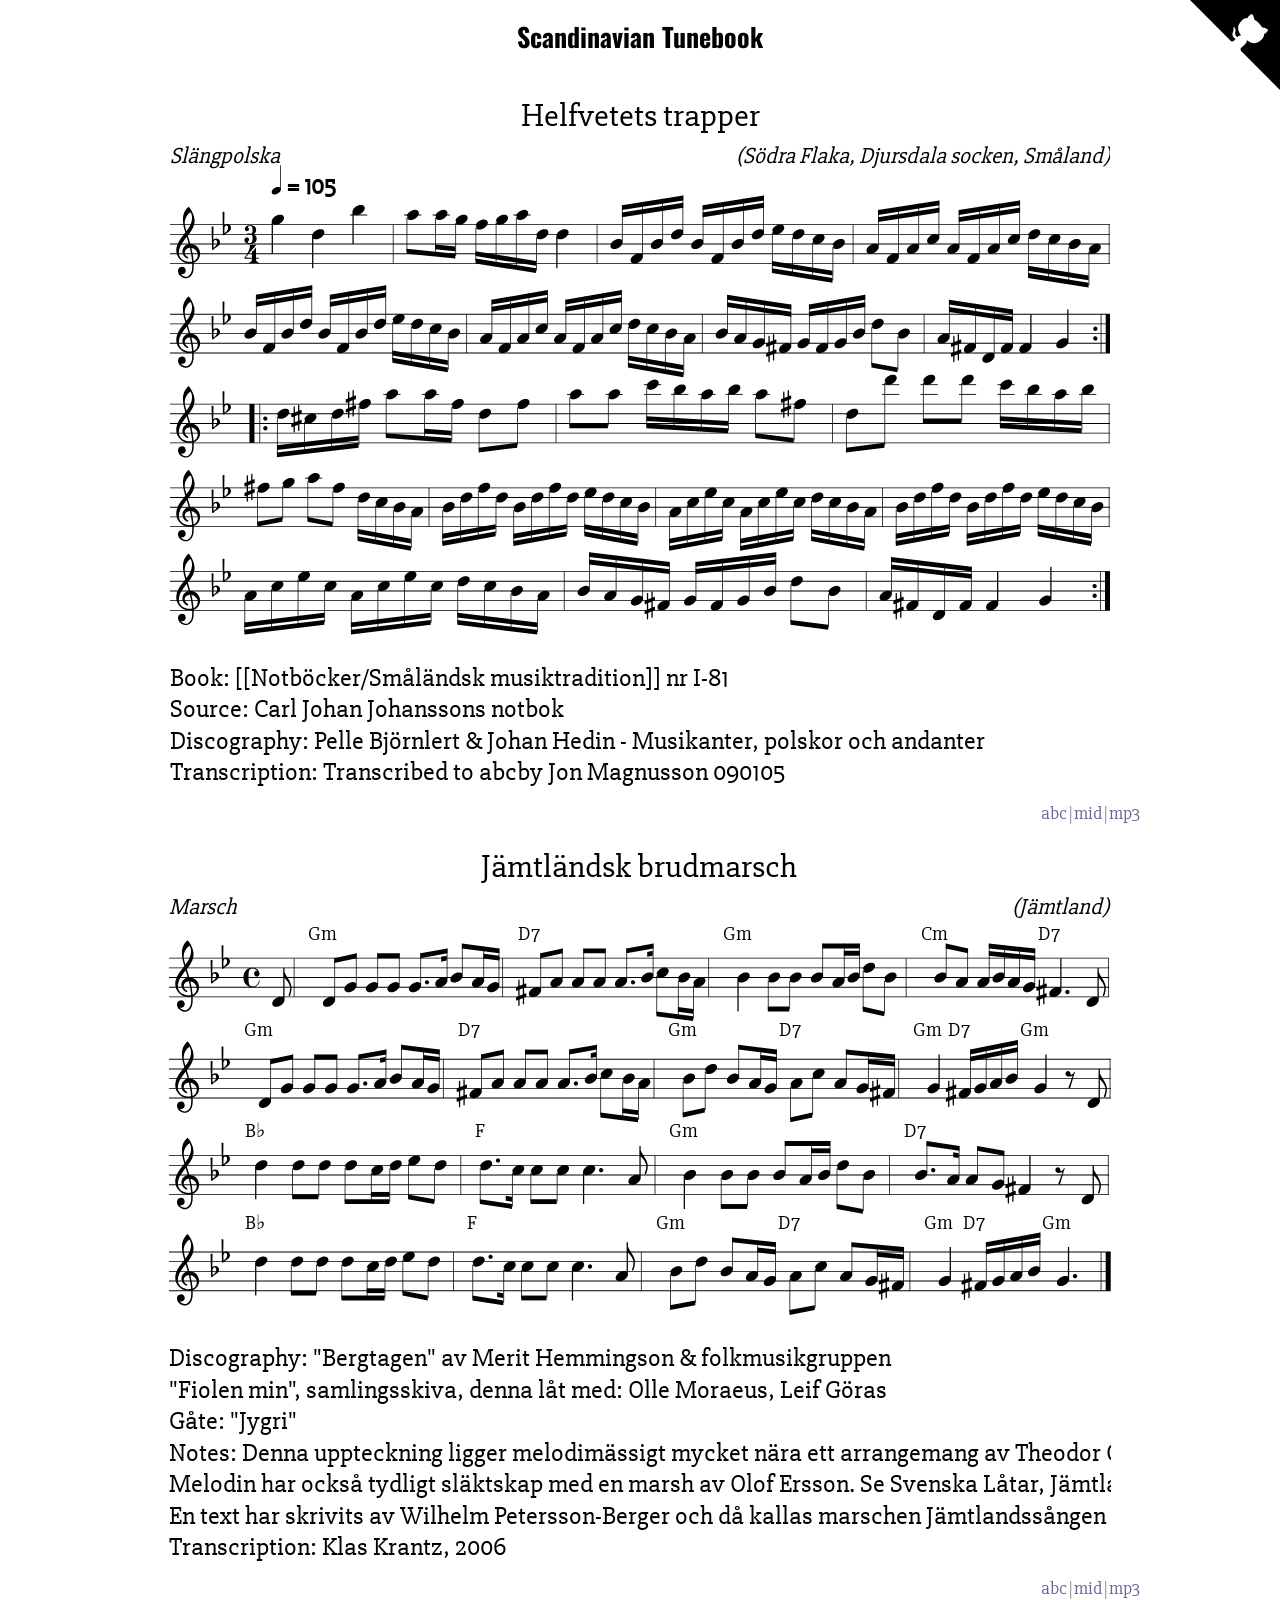
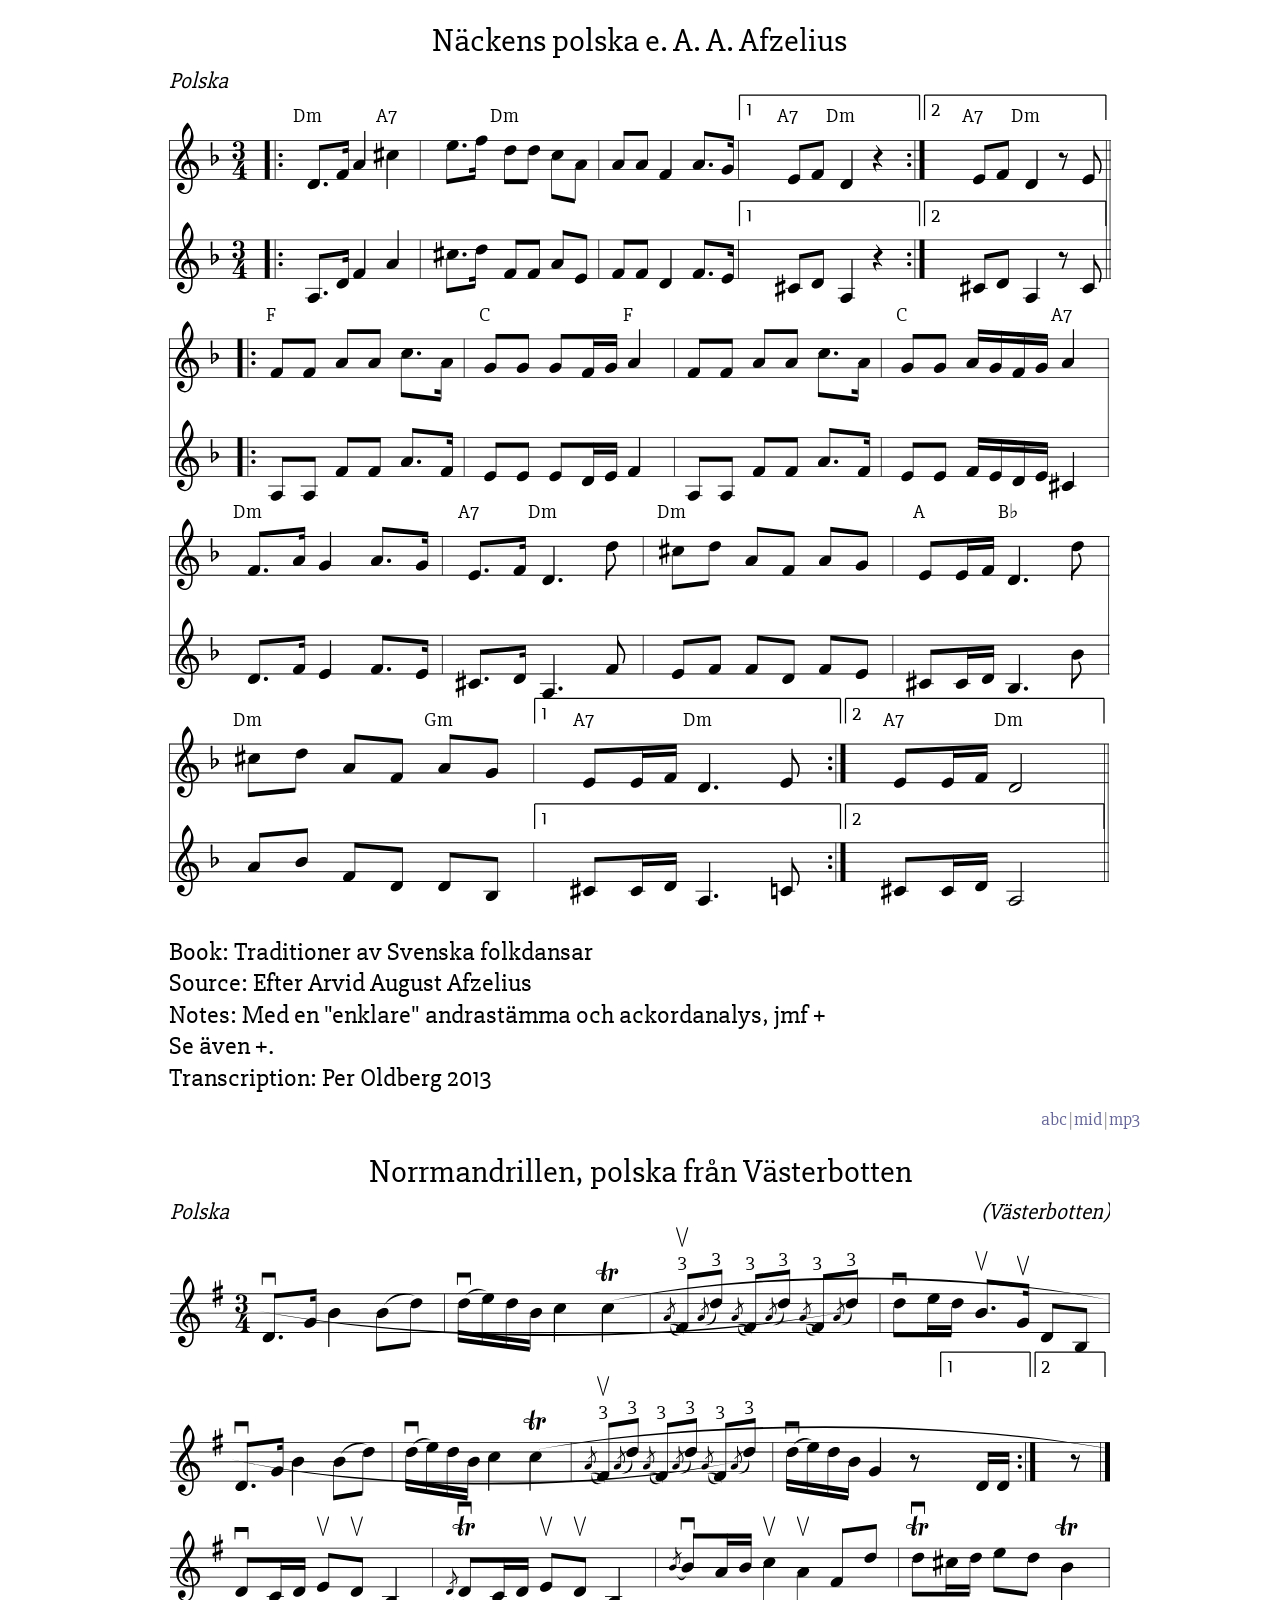
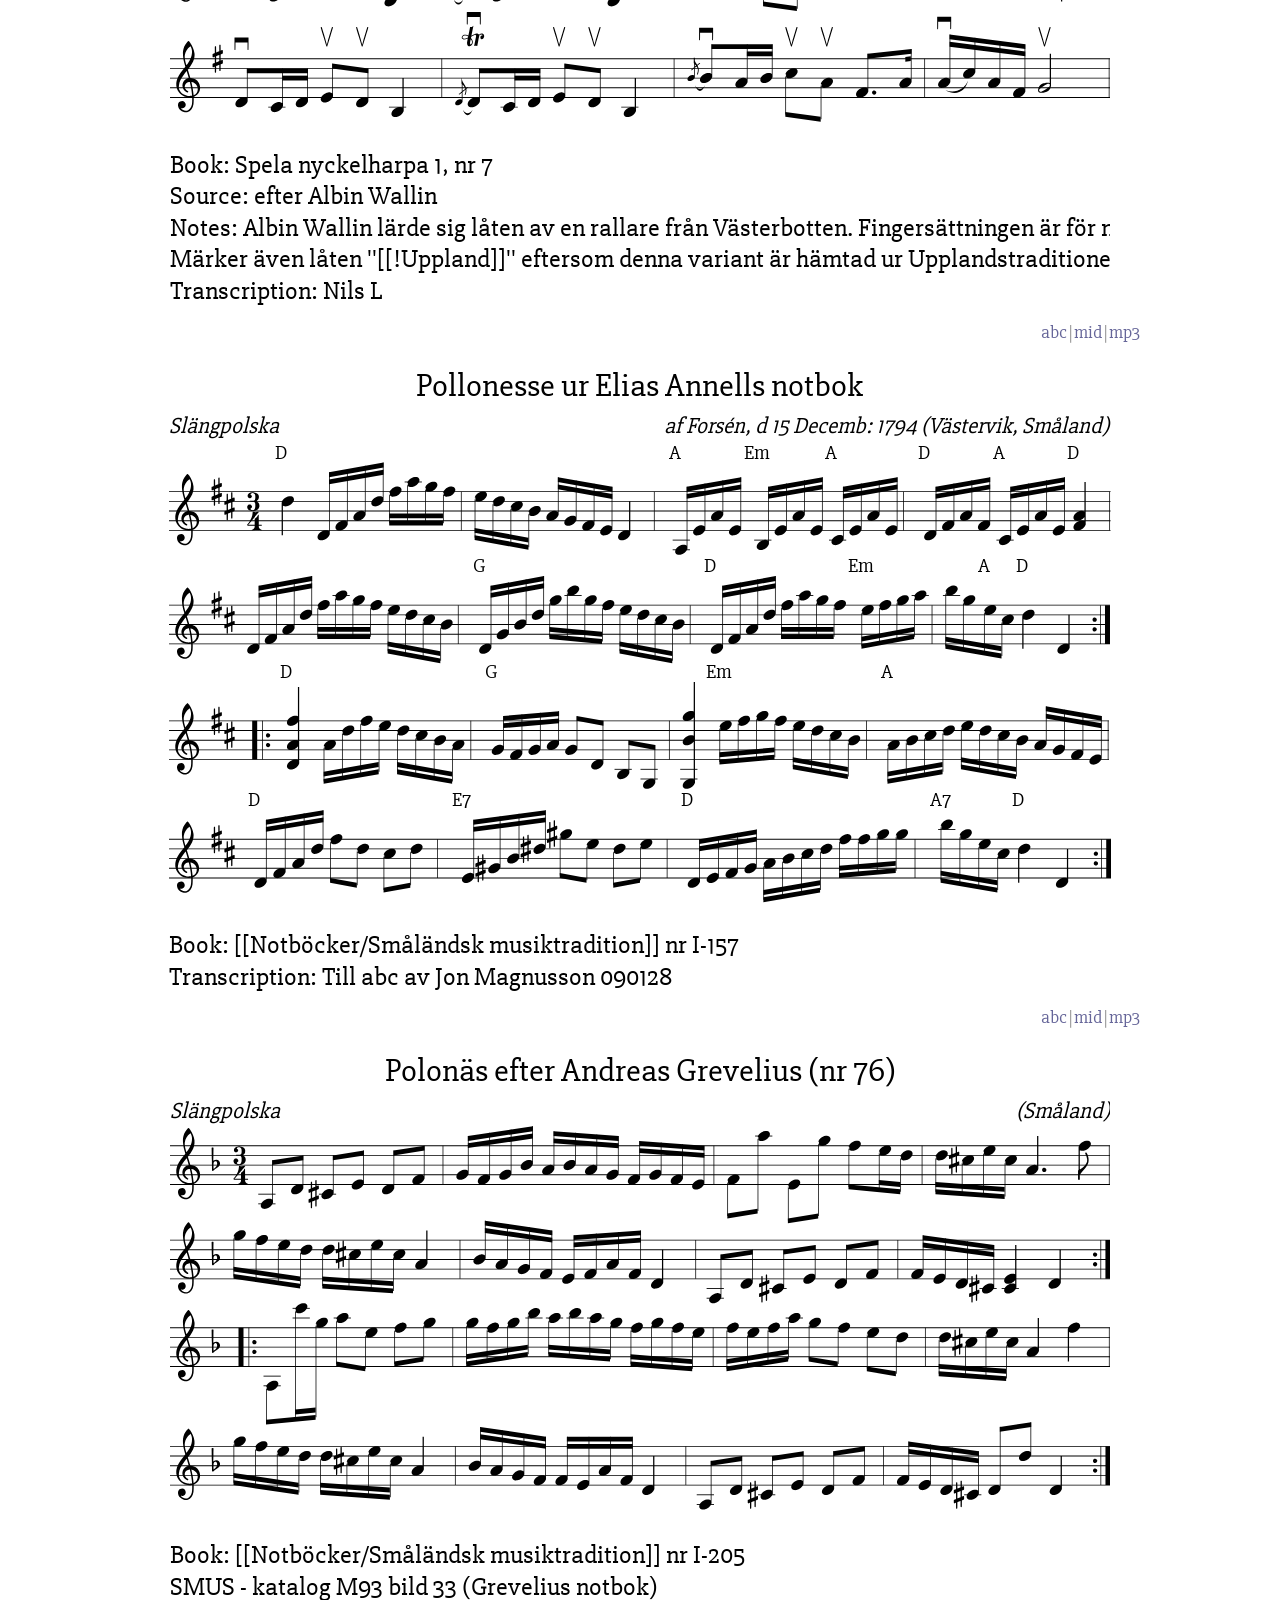
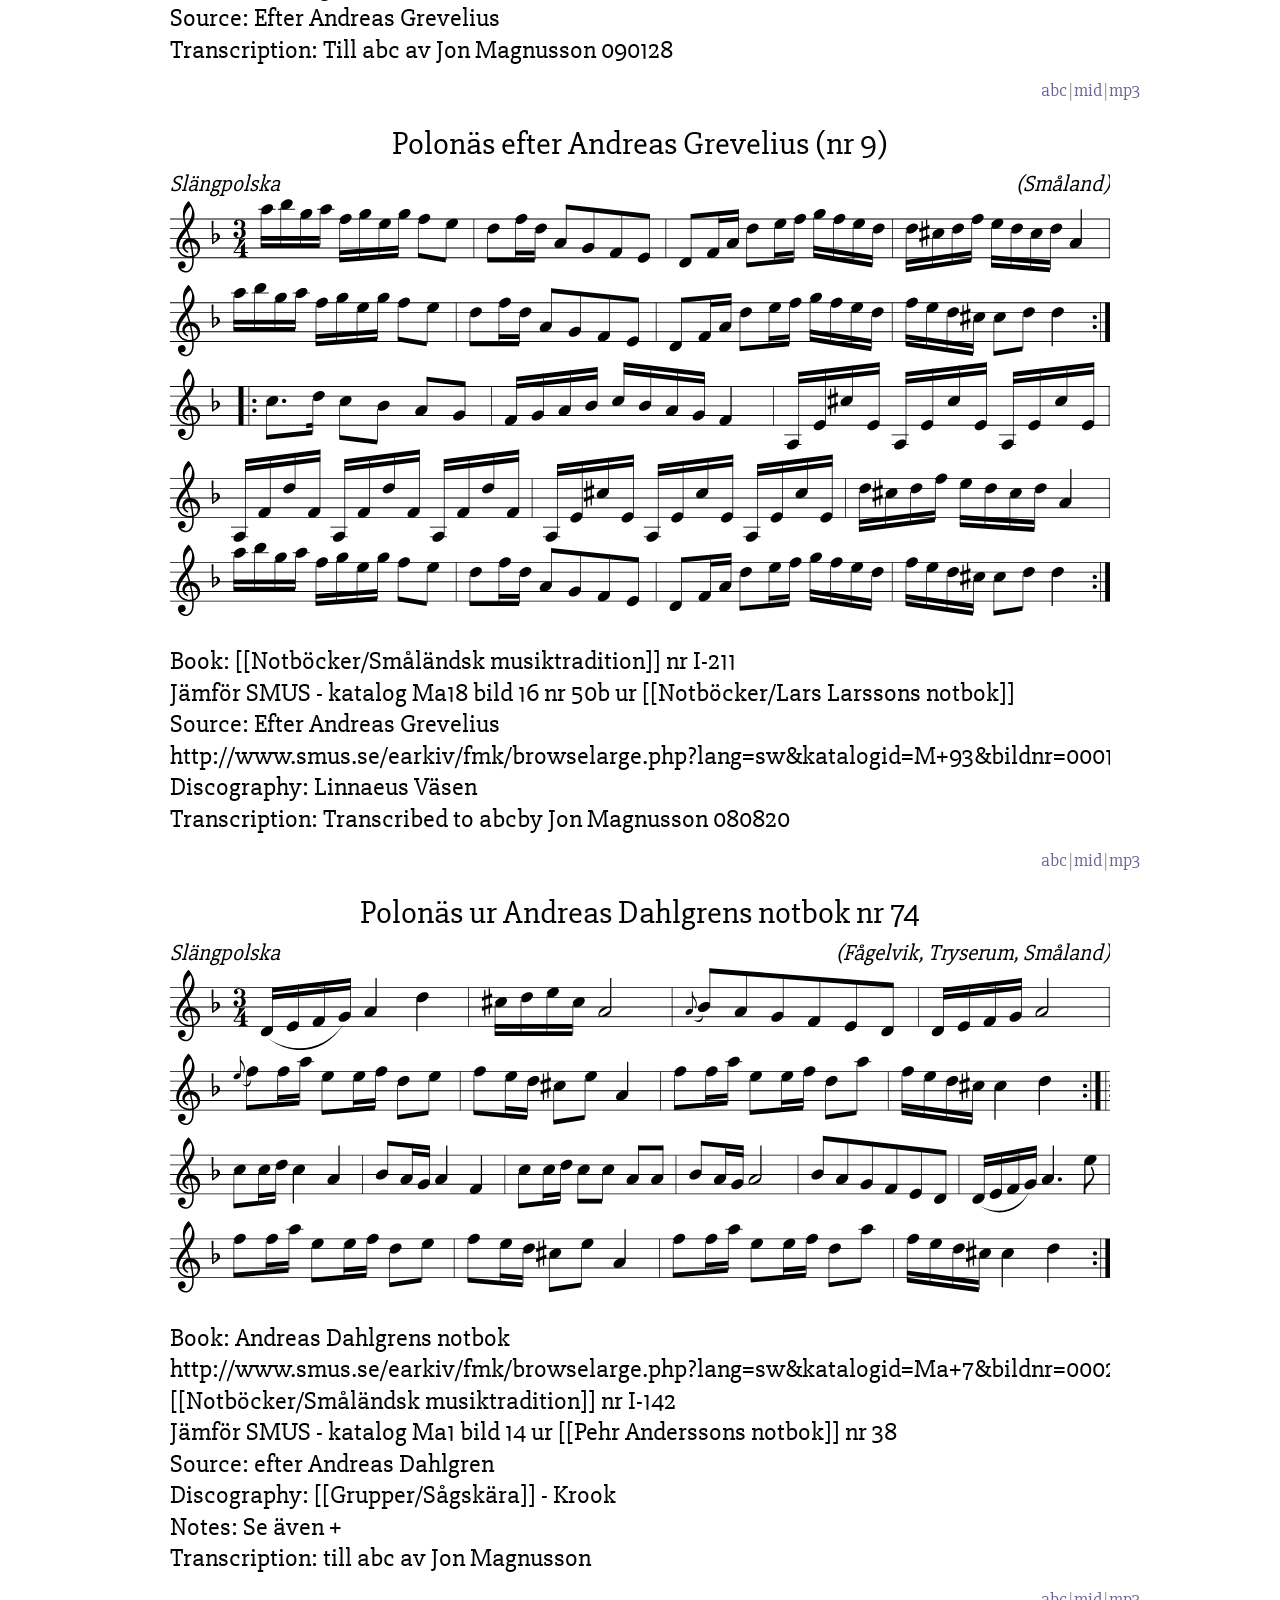
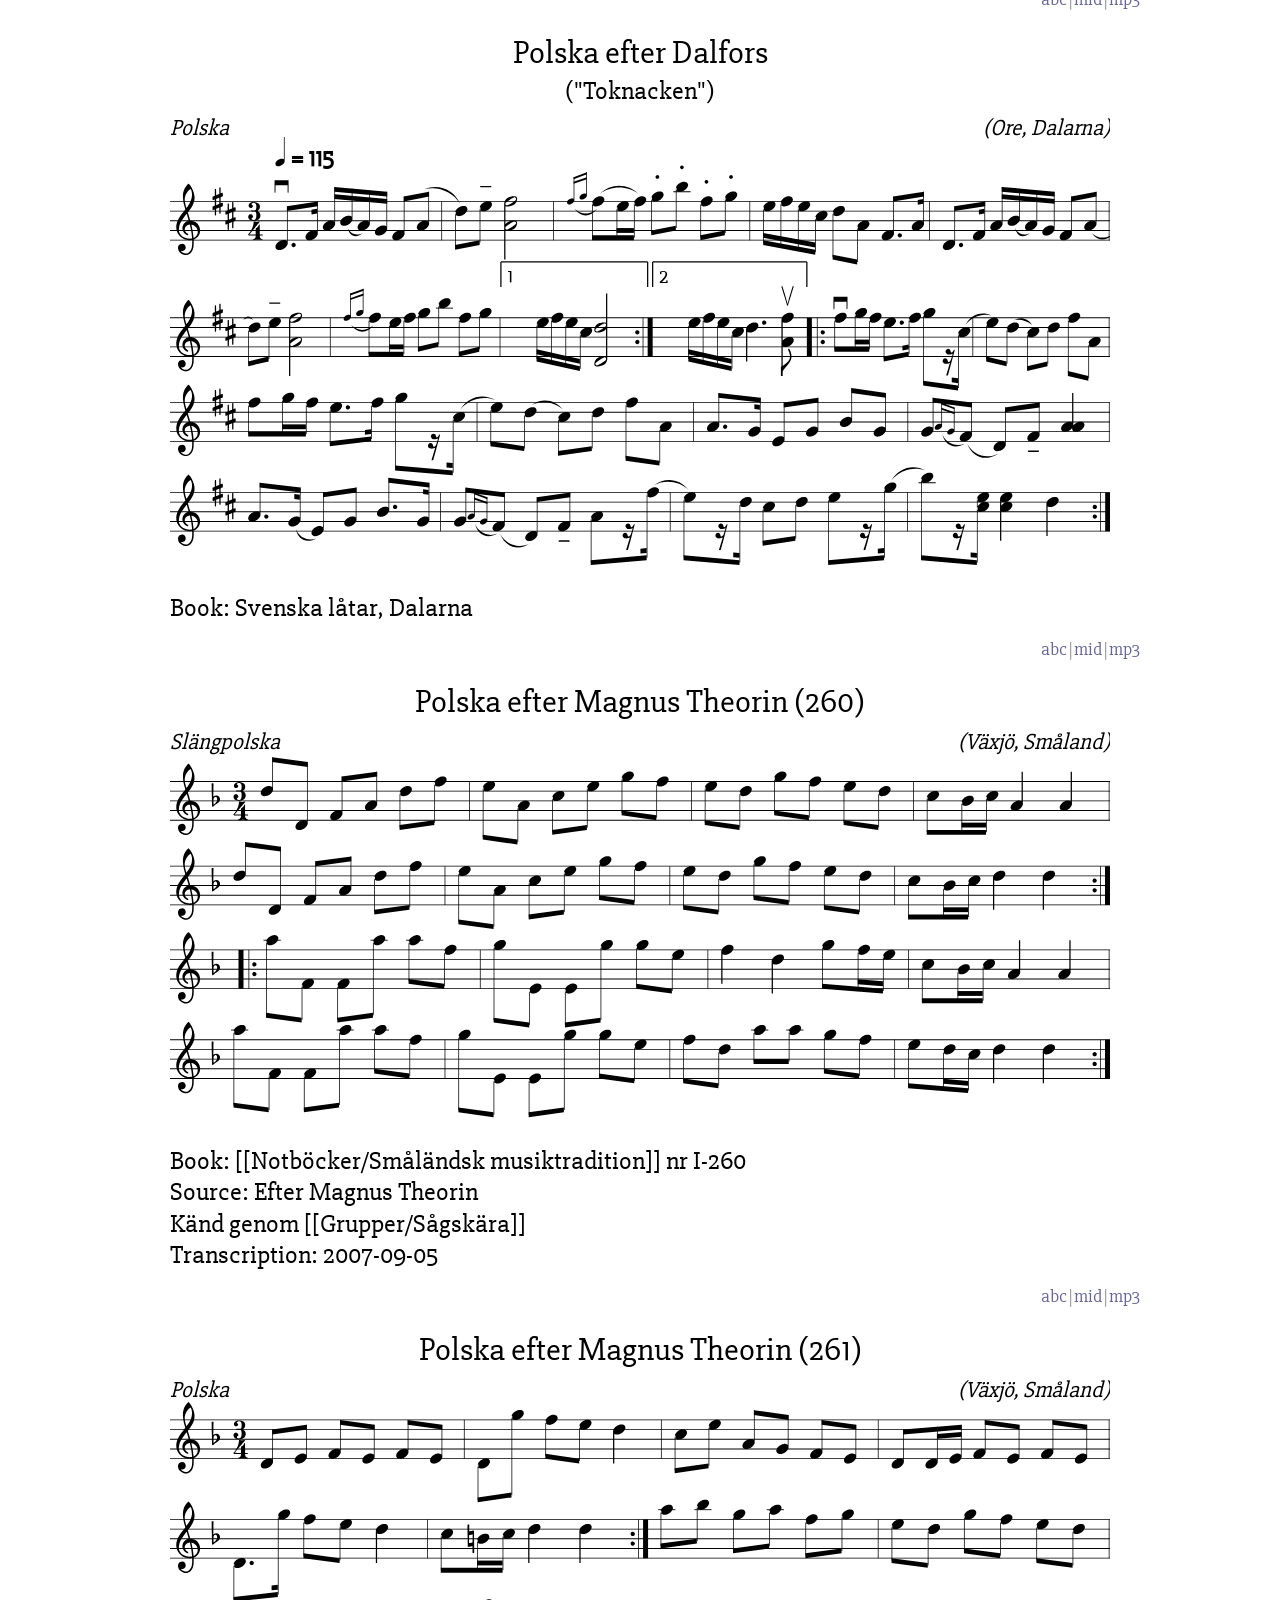
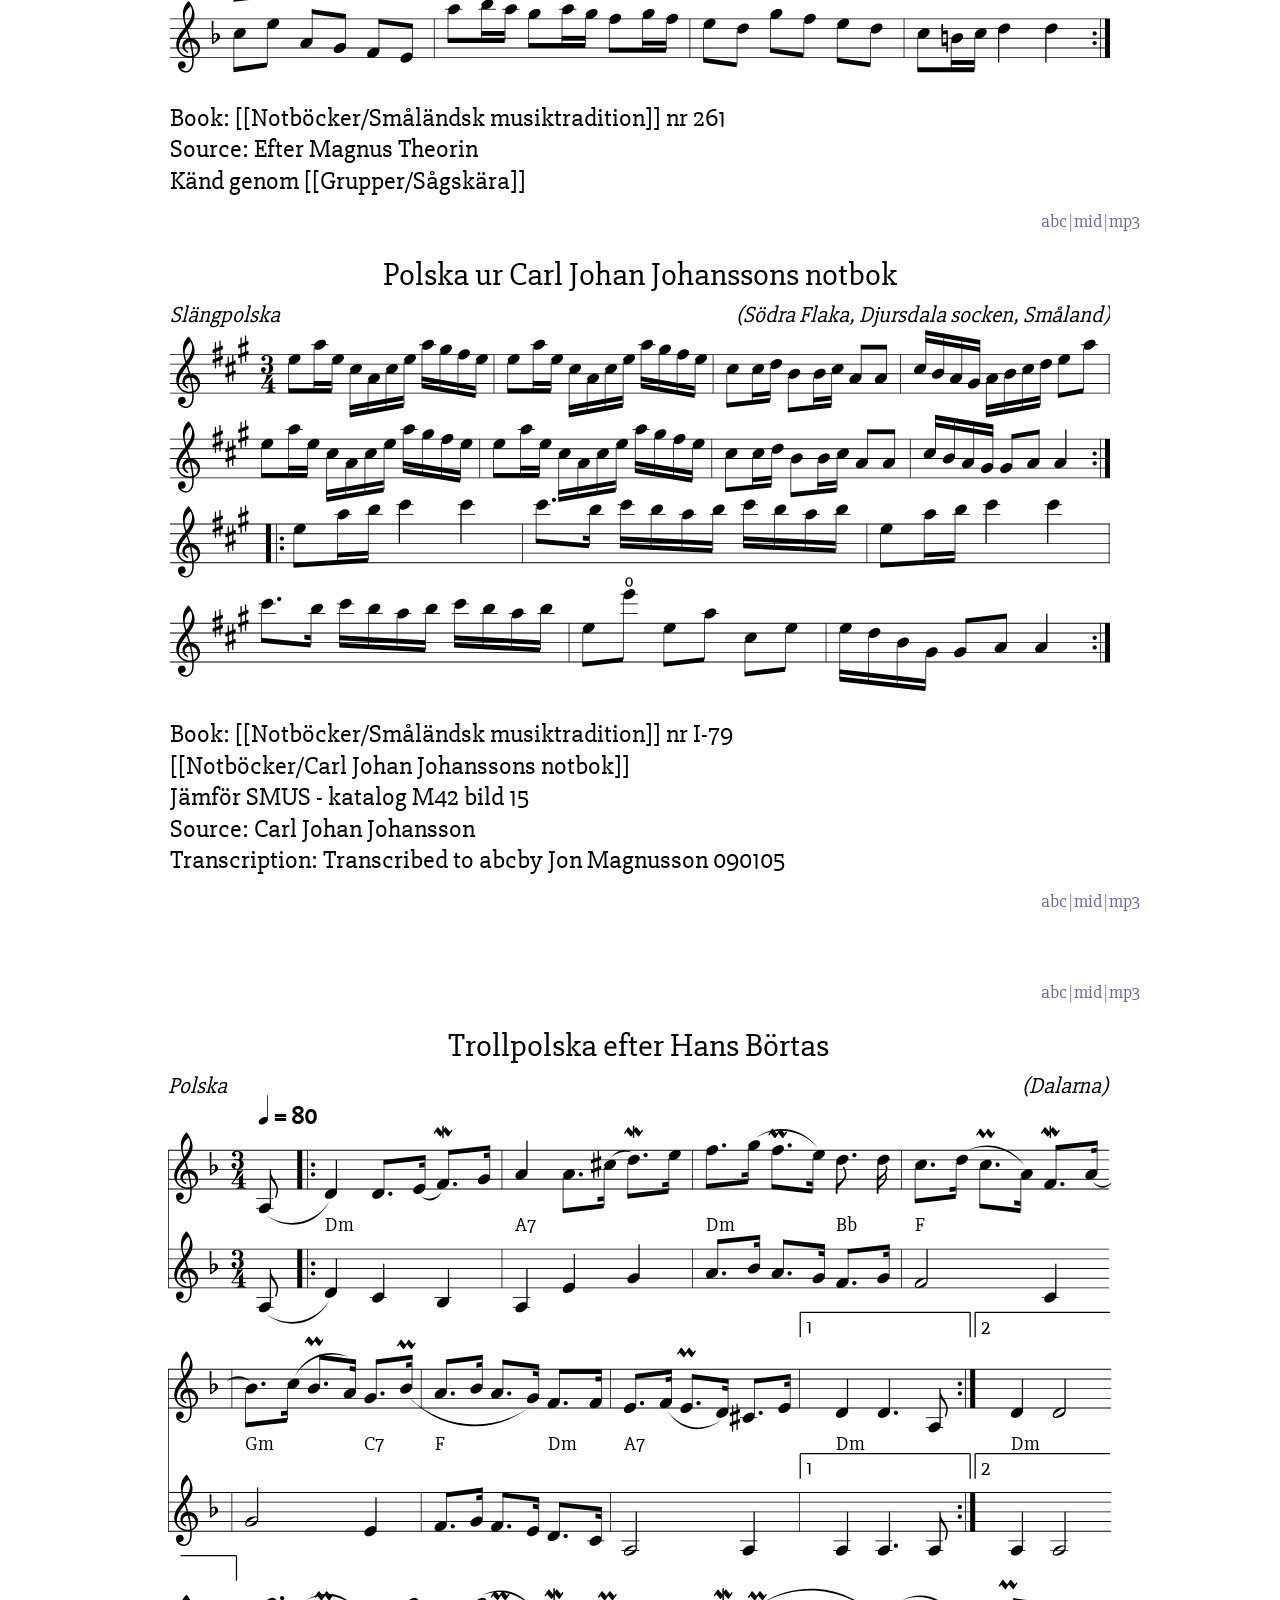
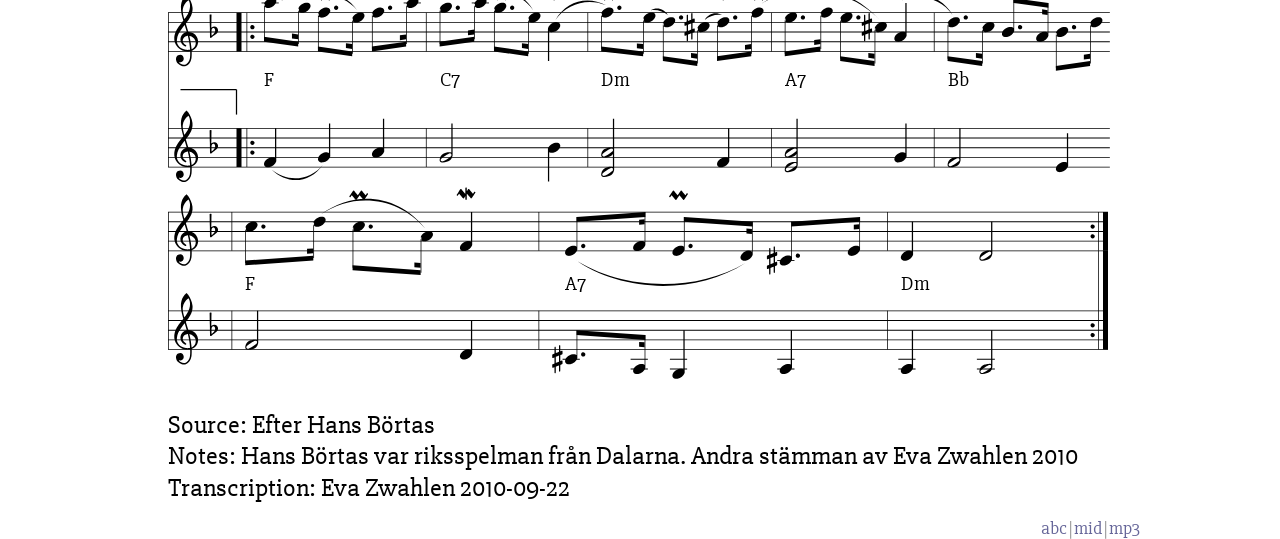
<file: index.html>
<!DOCTYPE html>
    <html lang="en">
      <head>

        <meta charset="utf-8">
        <meta name="viewport" content="width=device-width,initial-scale=1">

        <title>Scandinavian Tunebook</title>

        <link rel="stylesheet" href="index_files/style.css">

        <script src="index_files/jquery-latest.js"></script>
        <script src="index_files/abcjs_basic_2.3-min.js"></script>

        <script src="index_files/script.js"></script>

      </head>
      <body>
      <a href="https://github.com/iacchus/scandinavian-tunebook/"><img id="github-fork" src="index_files/github-corner-right.svg" /></a>
        <div id="page-container">
          <h1>Scandinavian Tunebook</h1>

          <div id="presentation">
          </div>

          <div id="files">
    <div class='tune-container' id='Helfvetets_trapper_ce62ce'><pre class='abctune'>%%staffsep 27pt
%%abc-charset utf-8
X:80
T:Helfvetets trapper
B:[[Notböcker/Småländsk musiktradition]] nr I-81
S:Carl Johan Johanssons notbok
O:Södra Flaka, Djursdala socken, Småland
Z:Transcribed to abcby Jon Magnusson 090105
D:Pelle Björnlert & Johan Hedin - Musikanter, polskor och andanter
R:Slängpolska
M:3/4 
L:1/16 
Q:105 
K:Gm
g4d4b4|a2ag fgad d4|BFBd BFBd edcB|AFAc AFAc dcBA|
BFBd BFBd edcB|AFAc AFAc dcBA|BAG^F GFGB d2B2|A^FDF F4 G4:|
|:d^cd^f a2af d2f2|a2a2 c'bab a2^f2|d2d'2 d'2d'2 c'bab|
^f2g2 a2f2 dcBA|Bdfd Bdfd edcB|Acec Acec dcBA|Bdfd Bdfd edcB|
Acec Acec dcBA|BAG^F GFGB d2B2|A^FDF F4 G4:|</pre></div><div class='tunedata'><span class='data-item data-item-abc'><a href='abc/Helfvetets_trapper_ce62ce.abc' target='_blank'>abc</a></span><span class='data-item data-item-mid'><a href='mid/Helfvetets_trapper_ce62ce.mid' target='_blank'>mid</a></span><span class='data-item data-item-mp3'><a href='mp3/Helfvetets_trapper_ce62ce.mp3' target='_blank'>mp3</a></span></div>
<div class='tune-container' id='Jamtlandsk_brudsmarsch'><pre class='abctune'>%%staffsep 27pt
%%abc-charset utf-8
X:1
T:Jämtländsk brudmarsch
R:Marsch
D:"Bergtagen" av Merit Hemmingson & folkmusikgruppen
D:"Fiolen min", samlingsskiva, denna låt med: Olle Moraeus, Leif Göras
D:Gåte: "Jygri" 
Z:Klas Krantz, 2006
O:Jämtland
N:Denna uppteckning ligger melodimässigt mycket nära ett arrangemang av Theodor Ohlsson publicerat 1951 av Carl Gehrmans Musikförlag med titeln "Brudmarsch från Jämtland".
N:Melodin har också tydligt släktskap med en marsh av Olof Ersson. Se Svenska Låtar, Jämtland, 417
N:En text har skrivits av Wilhelm Petersson-Berger och då kallas marschen Jämtlandssången
L:1/8
M:C
K:Gm
D | "Gm"DG GG G>A BA/G/ | "D7"^FA AA A>B cB/A/ | "Gm"B2BB BA/B/ dB | "Cm"BA A/B/A/G/ "D7"^F3D |
"Gm"DG GG G>A BA/G/ | "D7"^FA AA A>B cB/A/ | "Gm"Bd BA/G/ "D7"Ac AG/^F/ | "Gm"G2"D7"^F/G/A/B/ "Gm"G2zD |
"Bb"d2dd dc/d/ ed | "F"d>c ccc3A | "Gm"B2BB BA/B/ dB | "D7"B>A AG ^F2zD |
"Bb"d2dd dc/d/ ed | "F"d>c ccc3A | "Gm"Bd BA/G/ "D7"Ac AG/^F/ | "Gm"G2"D7"^F/G/A/B/ "Gm"G3 |]</pre></div><div class='tunedata'><span class='data-item data-item-abc'><a href='abc/Jamtlandsk_brudsmarsch.abc' target='_blank'>abc</a></span><span class='data-item data-item-mid'><a href='mid/Jamtlandsk_brudsmarsch.mid' target='_blank'>mid</a></span><span class='data-item data-item-mp3'><a href='mp3/Jamtlandsk_brudsmarsch.mp3' target='_blank'>mp3</a></span></div>
<div class='tune-container' id='Nackens_polska_e_A_A_Afzelius_1de3f3'><pre class='abctune'>%%staffsep 27pt
%%abc-charset utf-8
X:1
T:Näckens polska e. A. A. Afzelius
R:Polska
S:Efter Arvid August Afzelius 
N:Med en "enklare" andrastämma och ackordanalys, jmf +
N:Se även +.
B:Traditioner av Svenska folkdansar
M:3/4
L:1/16
Z:Per Oldberg 2013
V:1 clef=treble
V:2 clef=treble 
K:Dm
[V:1]|:"Dm"D3F A4 "A7"^c4| e3f "Dm"d2d2 c2A2| A2A2 F4 A3G|1"A7"E2F2 "Dm"D4 z4 :|2"A7"E2F2 "Dm"D4 z2E2 ||
[V:2][I:repbra = 0]|:A,3D F4 A4| ^c3d F2F2 A2E2|F2F2 D4 F3E|1^C2D2 A,4 z4 :|2^C2D2 A,4 z2C2||
%
[V:1]|:"F"F2F2 A2A2 c3A|"C"G2G2 G2FG "F"A4 |F2F2 A2A2 c3A|"C"G2G2 AGFG "A7"A4|
[V:2]|:A,2A,2 F2F2 A3F|E2E2 E2DE F4|A,2A,2 F2F2 A3F|E2E2 FEDE ^C4|
%
[V:1]"Dm"F3A G4 A3G |"A7"E3F "Dm"D6 d2|"Dm"^c2d2 A2F2 A2G2 |"A"E2EF "Bb"D6 d2|
[V:2]D3F E4 F3E|^C3D A,6 F2| E2F2 F2D2 F2E2|^C2CD B,6B2|
%
[V:1]"Dm"^c2d2 A2F2 "Gm"A2G2|1"A7"E2EF "Dm"D6 E2:|2"A7"E2EF "Dm"D8 ||
[V:2]A2B2 F2D2 D2B,2 |1 ^C2CD A,6 =C2:|2 ^C2CD A,8 || </pre></div><div class='tunedata'><span class='data-item data-item-abc'><a href='abc/Nackens_polska_e_A_A_Afzelius_1de3f3.abc' target='_blank'>abc</a></span><span class='data-item data-item-mid'><a href='mid/Nackens_polska_e_A_A_Afzelius_1de3f3.mid' target='_blank'>mid</a></span><span class='data-item data-item-mp3'><a href='mp3/Nackens_polska_e_A_A_Afzelius_1de3f3.mp3' target='_blank'>mp3</a></span></div>
<div class='tune-container' id='Norrmandrillen_polska_fran_Vasterbotten_8c2c7f'><pre class='abctune'>%%staffsep 27pt
%%abc-charset utf-8
X: 7
T: Norrmandrillen, polska från Västerbotten
O: Västerbotten
R: Polska
B: Spela nyckelharpa 1, nr 7
S: efter Albin Wallin
N: Albin Wallin lärde sig låten av en rallare från Västerbotten. Fingersättningen är för nyckelharpa och ger en klingande öppen A-sträng.
N: Märker även låten ''[[!Uppland]]'' eftersom denna variant är hämtad ur Upplandstraditionen.
Z: Nils L
M: 3/4
%%graceslurs 0
%%MIDI grace 1/2
L: 1/16
K: G
vD2>G2 B4 (B2d2) | v(de)dB c4 (Tc4 | {/A})(!3!uF2{/A}!3!d2 {/A}) (!3!F2{/A}!3!d2 {/A}) (!3!F2{/A}!3!d2) | vd2ed uB2>uG2 D2B,2 |
vD2>G2 B4 (B2d2) | v(de)dB c4 (Tc4 | {/A})(!3!uF2{/A}!3!d2 {/A}) (!3!F2{/A}!3!d2 {/A}) (!3!F2{/A}!3!d2) | v(de)dB G4z2 [1 DD :|2 z2 |]
vD2CD uE2uD2 B,4 | {/D}TvD2CD uE2uD2 B,4 | {/B}vB2AB uc2uA2 F2d2 | Tvd2^cd e2d2 TB4 |
vD2CD uE2uD2 B,4 | {/D}TvD2CD uE2uD2 B,4 | {/B}vB2AB uc2uA2 F2>A2 | v(Ac)AF uG8 |</pre></div><div class='tunedata'><span class='data-item data-item-abc'><a href='abc/Norrmandrillen_polska_fran_Vasterbotten_8c2c7f.abc' target='_blank'>abc</a></span><span class='data-item data-item-mid'><a href='mid/Norrmandrillen_polska_fran_Vasterbotten_8c2c7f.mid' target='_blank'>mid</a></span><span class='data-item data-item-mp3'><a href='mp3/Norrmandrillen_polska_fran_Vasterbotten_8c2c7f.mp3' target='_blank'>mp3</a></span></div>
<div class='tune-container' id='Pollonesse_ur_Elias_Annells_notbok_721f04'><pre class='abctune'>%%staffsep 27pt
%%abc-charset utf-8
X:86
T:Pollonesse ur Elias Annells notbok
C:af Forsén, d 15 Decemb: 1794
O:Västervik, Småland
B:[[Notböcker/Småländsk musiktradition]] nr I-157
Z:Till abc av Jon Magnusson 090128
R:Slängpolska
M:3/4 
L:1/16  
K:D
"D" d4 DFAd fagf|edcB AGFE D4|"A" A,EAE "Em" B,EAE "A" CEAE|"D" DFAF "A" CEAE "D" [F4 A4]|
DFAd fagf edcB|"G" DGBd gbgf edcB|"D" DFAd fagf "Em" efga|bg"A"ec "D" d4 D4:|
|:"D" [D4 A4 f4] Adfe dcBA|"G" GFGA G2D2 B,2G,2|[G,4 B4 g4] "Em" efgf edcB|"A" ABcd edcB AGFE|
"D" DFAd f2d2 c2d2|"E7" E^GB^d ^g2e2 d2e2|"D" DEFG ABcd ffgg|"A7" bgec "D" d4 D4:|</pre></div><div class='tunedata'><span class='data-item data-item-abc'><a href='abc/Pollonesse_ur_Elias_Annells_notbok_721f04.abc' target='_blank'>abc</a></span><span class='data-item data-item-mid'><a href='mid/Pollonesse_ur_Elias_Annells_notbok_721f04.mid' target='_blank'>mid</a></span><span class='data-item data-item-mp3'><a href='mp3/Pollonesse_ur_Elias_Annells_notbok_721f04.mp3' target='_blank'>mp3</a></span></div>
<div class='tune-container' id='Polonas_efter_Andreas_Grevelius_nr_76_86bc2a'><pre class='abctune'>%%staffsep 27pt
%%abc-charset utf-8
X:205
T:Polonäs efter Andreas Grevelius (nr 76)
O:Småland
B:[[Notböcker/Småländsk musiktradition]] nr I-205
B:SMUS - katalog M93 bild 33 (Grevelius notbok)
Z:Till abc av Jon Magnusson 090128
S:Efter Andreas Grevelius 
R:Slängpolska
M:3/4 
L:1/16  
K:Dm
A,2D2 ^C2E2 D2F2|GFGB ABAG FGFE|F2a2 E2g2 f2ed|d^cec A6 f2|
gfed d^cec A4|BAGF EFAF D4|A,2D2 ^C2E2 D2F2|FED^C [C4 E4] D4:|
|:A,2c'g a2e2 f2g2|gfgb abag fgfe|fefa g2f2 e2d2|d^cec A4 f4|
gfed d^cec A4|BAGF FEAF D4|A,2D2 ^C2E2 D2F2|FED^C D2d2 D4:|</pre></div><div class='tunedata'><span class='data-item data-item-abc'><a href='abc/Polonas_efter_Andreas_Grevelius_nr_76_86bc2a.abc' target='_blank'>abc</a></span><span class='data-item data-item-mid'><a href='mid/Polonas_efter_Andreas_Grevelius_nr_76_86bc2a.mid' target='_blank'>mid</a></span><span class='data-item data-item-mp3'><a href='mp3/Polonas_efter_Andreas_Grevelius_nr_76_86bc2a.mp3' target='_blank'>mp3</a></span></div>
<div class='tune-container' id='Polonas_efter_Andreas_Grevelius_nr_9_6befa6'><pre class='abctune'>%%staffsep 27pt
%%abc-charset utf-8
X:63
T:Polonäs efter Andreas Grevelius (nr 9)
R:Slängpolska
Z:Transcribed to abcby Jon Magnusson 080820
S:Efter Andreas Grevelius
S:http://www.smus.se/earkiv/fmk/browselarge.php?lang=sw&katalogid=M+93&bildnr=00015
B:[[Notböcker/Småländsk musiktradition]] nr I-211
B:Jämför SMUS - katalog Ma18 bild 16 nr 50b ur [[Notböcker/Lars Larssons notbok]]
O:Småland
D:Linnaeus Väsen
M:3/4
L:1/16
K:Dm
abga fgeg f2e2|d2fd A2G2F2E2|D2FA d2ef gfed|d^cdf edcd A4|
abga fgeg f2e2|d2fd A2G2F2E2|D2FA d2ef gfed|fed^c c2d2 d4:|
|:c3d c2B2 A2G2|FGAB cBAG F4|A,E^cE A,EcE A,EcE|
A,FdF A,FdF A,FdF|A,E^cE A,EcE A,EcE|d^cdf edcd A4|
abga fgeg f2e2|d2fd A2G2F2E2|D2FA d2ef gfed|fed^c c2d2 d4:|</pre></div><div class='tunedata'><span class='data-item data-item-abc'><a href='abc/Polonas_efter_Andreas_Grevelius_nr_9_6befa6.abc' target='_blank'>abc</a></span><span class='data-item data-item-mid'><a href='mid/Polonas_efter_Andreas_Grevelius_nr_9_6befa6.mid' target='_blank'>mid</a></span><span class='data-item data-item-mp3'><a href='mp3/Polonas_efter_Andreas_Grevelius_nr_9_6befa6.mp3' target='_blank'>mp3</a></span></div>
<div class='tune-container' id='Polonas_ur_Andreas_Dahlgrens_notbok_nr_74_4cc35a'><pre class='abctune'>%%staffsep 27pt
%%abc-charset utf-8
X: 74
T: Polonäs ur Andreas Dahlgrens notbok nr 74
R: Slängpolska
B: Andreas Dahlgrens notbok
B: http://www.smus.se/earkiv/fmk/browselarge.php?lang=sw&katalogid=Ma+7&bildnr=00028
O: Fågelvik, Tryserum, Småland
S: efter Andreas Dahlgren
B: [[Notböcker/Småländsk musiktradition]] nr I-142
B: Jämför SMUS - katalog Ma1 bild 14 ur [[Pehr Anderssons notbok]] nr 38
D: [[Grupper/Sågskära]] - Krook
Z: till abc av Jon Magnusson
N: Se även +
M: 3/4
L: 1/16
K:Dm
(DEFG) A4 d4 | ^cdec A8 |{A2}B2A2G2F2E2D2|DEFG A8| 
{e2}f2fa e2ef d2e2|f2ed ^c2e2 A4|f2fa e2ef d2a2|fed^c c4 d4 ::
c2cd c4 A4 |B2AG A4 F4 |c2cd c2c2 A2A2|B2AG A8|B2A2G2F2E2D2|(DEFG) A6 e2| 
f2fa e2ef d2e2|f2ed ^c2e2 A4|f2fa e2ef d2a2|fed^c c4d4 :|</pre></div><div class='tunedata'><span class='data-item data-item-abc'><a href='abc/Polonas_ur_Andreas_Dahlgrens_notbok_nr_74_4cc35a.abc' target='_blank'>abc</a></span><span class='data-item data-item-mid'><a href='mid/Polonas_ur_Andreas_Dahlgrens_notbok_nr_74_4cc35a.mid' target='_blank'>mid</a></span><span class='data-item data-item-mp3'><a href='mp3/Polonas_ur_Andreas_Dahlgrens_notbok_nr_74_4cc35a.mp3' target='_blank'>mp3</a></span></div>
<div class='tune-container' id='Polska_efter_Dalfors'><pre class='abctune'>%%staffsep 27pt
%%abc-charset utf-8
X:1
B:Svenska låtar, Dalarna 
T:Polska efter Dalfors
T:("Toknacken")
G:Fiol
R:Polska
O:Ore, Dalarna
M:3/4
L:1/16
Q:115
K:D
vD3F A(BA)G F2(A2|d2)!tenuto!e2[fA]8|({fg}f2ef) .g2.b2 .f2.g2|efec d2A2 F3A|D3F A(BA)G F2(A2|
d2)!tenuto!e2[fA]8|{fg}f2ef g2b2 f2g2|1efec[dD]8:|2efecd6u[fA]2|:vf2gf e3f g2z(c|e2)(d2 c2)d2 f2A2|
f2gf e3f g2z(c|e2)(d2 c2)d2 f2A2|A3G E2G2 B2G2|G2({AG}F2 D2)!tenuto!F2 [AA]4|
A3(G E2)G2 B3G|G2({AG}F2 D2)!tenuto!F2 A2z(f|e2)zd c2d2 e2z(g|b2)z[ec] [ec]4 d4:|</pre></div><div class='tunedata'><span class='data-item data-item-abc'><a href='abc/Polska_efter_Dalfors.abc' target='_blank'>abc</a></span><span class='data-item data-item-mid'><a href='mid/Polska_efter_Dalfors.mid' target='_blank'>mid</a></span><span class='data-item data-item-mp3'><a href='mp3/Polska_efter_Dalfors.mp3' target='_blank'>mp3</a></span></div>
<div class='tune-container' id='Polska_efter_Magnus_Theorin_260_26890b'><pre class='abctune'>%%staffsep 27pt
%%abc-charset utf-8
X:260
T:Polska efter Magnus Theorin (260)
R:Slängpolska
Z:2007-09-05
S:Efter Magnus Theorin
S:Känd genom [[Grupper/Sågskära]]
B:[[Notböcker/Småländsk musiktradition]] nr I-260
O:Växjö, Småland
M:3/4
L:1/8
K:Dm
dD FA df|eA ce gf|ed gf ed|cB/2c/2 A2A2|
dD FA df|eA ce gf|ed gf ed|cB/2c/2 d2d2:|
|:aF Fa af|gE Eg ge|f2d2 gf/2e/2|cB/2c/2 A2A2|
aF Fa af|gE Eg ge|fd aa gf|ed/2c/2 d2d2:|</pre></div><div class='tunedata'><span class='data-item data-item-abc'><a href='abc/Polska_efter_Magnus_Theorin_260_26890b.abc' target='_blank'>abc</a></span><span class='data-item data-item-mid'><a href='mid/Polska_efter_Magnus_Theorin_260_26890b.mid' target='_blank'>mid</a></span><span class='data-item data-item-mp3'><a href='mp3/Polska_efter_Magnus_Theorin_260_26890b.mp3' target='_blank'>mp3</a></span></div>
<div class='tune-container' id='Polska_efter_Magnus_Theorin_261_eaac9a'><pre class='abctune'>%%staffsep 27pt
%%abc-charset utf-8
X:261
T:Polska efter Magnus Theorin (261)
R:Polska
S:Efter Magnus Theorin
S:Känd genom [[Grupper/Sågskära]]
B:[[Notböcker/Småländsk musiktradition]] nr 261
O:Växjö, Småland
M:3/4
L:1/8
K:Dm
DE FE FE|Dg fe d2|ce AG FE|DD/2E/2 FE FE|
D3/2g/2 fe d2|c=B/2c/2 d2d2:|ab ga fg|ed gf ed|
ce AG FE|ab/2a/2 ga/2g/2 fg/2f/2|ed gf ed|c=B/2c/2 d2d2:|</pre></div><div class='tunedata'><span class='data-item data-item-abc'><a href='abc/Polska_efter_Magnus_Theorin_261_eaac9a.abc' target='_blank'>abc</a></span><span class='data-item data-item-mid'><a href='mid/Polska_efter_Magnus_Theorin_261_eaac9a.mid' target='_blank'>mid</a></span><span class='data-item data-item-mp3'><a href='mp3/Polska_efter_Magnus_Theorin_261_eaac9a.mp3' target='_blank'>mp3</a></span></div>
<div class='tune-container' id='Polska_ur_Carl_Johan_Johanssons_notbok_f54240'><pre class='abctune'>%%staffsep 27pt
%%abc-charset utf-8
X:81
T:Polska ur Carl Johan Johanssons notbok
B:[[Notböcker/Småländsk musiktradition]] nr I-79
B:[[Notböcker/Carl Johan Johanssons notbok]]
B:Jämför SMUS - katalog M42 bild 15
S:Carl Johan Johansson
O:Södra Flaka, Djursdala socken, Småland
Z:Transcribed to abcby Jon Magnusson 090105
R:Slängpolska
M:3/4 
L:1/16  
K:A
e2ae cAce agfe|e2ae cAce agfe|c2cd B2Bc A2A2|cBAG ABcd e2a2|
e2ae cAce agfe|e2ae cAce agfe|c2cd B2Bc A2A2|cBAG G2A2 A4:|
|:e2ab c'4c'4|c'3b c'bab c'bab|e2ab c'4c'4|
c'3b c'bab c'bab|e2+open+e'2 e2a2 c2e2|edBG G2A2 A4:|</pre></div><div class='tunedata'><span class='data-item data-item-abc'><a href='abc/Polska_ur_Carl_Johan_Johanssons_notbok_f54240.abc' target='_blank'>abc</a></span><span class='data-item data-item-mid'><a href='mid/Polska_ur_Carl_Johan_Johanssons_notbok_f54240.mid' target='_blank'>mid</a></span><span class='data-item data-item-mp3'><a href='mp3/Polska_ur_Carl_Johan_Johanssons_notbok_f54240.mp3' target='_blank'>mp3</a></span></div>
<div class='tune-container' id='Polska_ur_Trastadssamlingen_f2c069'><pre class='abctune'>%%staffsep 27pt
%%abc-charset utf-8

X: 164
T: Polska ur Trästadssamlingen
O: Småland
D: [[Grupper/Sågskära]] - Orm
R: Slängpolska
B: [[Notböcker/Småländsk Musiktradition]] nr I-164
N: Noten är hämtad ur en notbok som förmodligen tillhör [[Notböcker/Trästadsamlingen]] men inte ingår i huvudsamlingen
M: 3/4
K: Ddor
L: 1/8
A|: dA FA dc | BA B2 c2 | df ed cd | ed cB A2 |
    dA FA dc | BA B2 c2 | df ed cd |[1 e/f/e/d/ d2 d A :|[2 e/f/e/d/ d2 d z|]
    af dd dd | ge cc cc | af dd dd | ge cc cc | 
    dA FA dc | BA B2 c2 | df ed cd | e/f/e/d/ d2 d:|</pre></div><div class='tunedata'><span class='data-item data-item-abc'><a href='abc/Polska_ur_Trastadssamlingen_f2c069.abc' target='_blank'>abc</a></span><span class='data-item data-item-mid'><a href='mid/Polska_ur_Trastadssamlingen_f2c069.mid' target='_blank'>mid</a></span><span class='data-item data-item-mp3'><a href='mp3/Polska_ur_Trastadssamlingen_f2c069.mp3' target='_blank'>mp3</a></span></div>
<div class='tune-container' id='Trollpolska_efter_Hans_Bortas'><pre class='abctune'>%%staffsep 27pt
%%abc-charset utf-8
X:1
T:Trollpolska efter Hans Börtas
R:Polska
S:Efter Hans Börtas
O:Dalarna
Z:Eva Zwahlen 2010-09-22
N:Hans Börtas var riksspelman från Dalarna. Andra stämman av Eva Zwahlen 2010
Q:1/4=80
M:3/4
L:1/16
K:Dm
V:1
(A,2 |:"_Dm" D4) D3(E MF3)G |"_A7" A4 A3(^c Md3)e |"_Dm" f3(g Pf3e)"_Bb" d3d |"_F" c3(d Pc3A) MF3(A 
|"_Gm" B3)(c PB3A) "_C7"G3(PB |"_F" A3B A3G) "_Dm"F3F |"_A7" E3(F PE3D) ^C3E |1 "_Dm" D4 D6 A,2:|2 "_Dm" D4 D8  
|:"_F" a3(g Pf3e) f3a |"_C7" g3(a Pg3e) (Mc4 |"_Dm" Pf3)(e d3)(^c Md3)(Pf |"_A7" e3f e3^c) (A4 |"_Bb" d3)c PB3A B3d
|"_F" c3(d Pc3A) MF4 |"_A7" (E3F PE3D) ^C3E |"_Dm" D4 D8 :|]
V:2
I:repbra 0
(A,2 |: D4) C4 B,4 | A,4 E4 G4 | A3B A3G F3G | F8 C4 
| G8 E4 |F3G F3E D3C | A,8 A,4 |1 A,4 A,6 A,2 :|2 A,4 A,8 
|:(F4 G4) A4 | G8 B4 | [D8A8] F4 | [E8A8] G4 | F8 E4 
|F8 D4 |^C3A, G,4 A,4 |A,4 A,8 :|]</pre></div><div class='tunedata'><span class='data-item data-item-abc'><a href='abc/Trollpolska_efter_Hans_Bortas.abc' target='_blank'>abc</a></span><span class='data-item data-item-mid'><a href='mid/Trollpolska_efter_Hans_Bortas.mid' target='_blank'>mid</a></span><span class='data-item data-item-mp3'><a href='mp3/Trollpolska_efter_Hans_Bortas.mp3' target='_blank'>mp3</a></span></div>

          </div> 
        </div>
      </body>
    </html>
</file>
<file: index_files/style.css>
@import url('https://fonts.googleapis.com/css?family=Oswald|Fredericka+the+Great|Slabo+27px');

* {
    box-sizing: border-box;
}
html, body {
    margin: 0px;
}

body{
    font-family: 'Slabo 27px';
    font-size: 18px;
}

img {
	width: 100%;
}

h1
{
    text-align: center;
    font-family: 'Oswald', serif;
    font-size: 26px;
}

a {
    color: #669;
    text-decoration: none;
    padding-left: 0;
}

a:hover {
    color: #99c;
}

svg {
    margin: 0 auto;
}

svg * {
    font-family: 'Slabo 27px';
}

#github-fork {
    width: 90px;
    position: absolute;
    top: 0;
    right: 0;
}

#page-container {
    width: 1000px;
    margin: 0 auto;
}

#presentation {
    text-align: center;
}

.tune-container {
    //#margin: 10px;
    //#padding: 10px;
    //margin-bottom: 20px;

    margin: 0 auto;
}

.abctune-rendered {
    margin: 0 auto;
}

.tunedata {
	width: 100%;
	text-align: right;
}

.data-item {
	display: inline-block;
}

.data-item-abc:after, .data-item-mid:after
{
    content: '|';
    color: #999;
    padding: 0 1px 0 1px;
}
</file>
